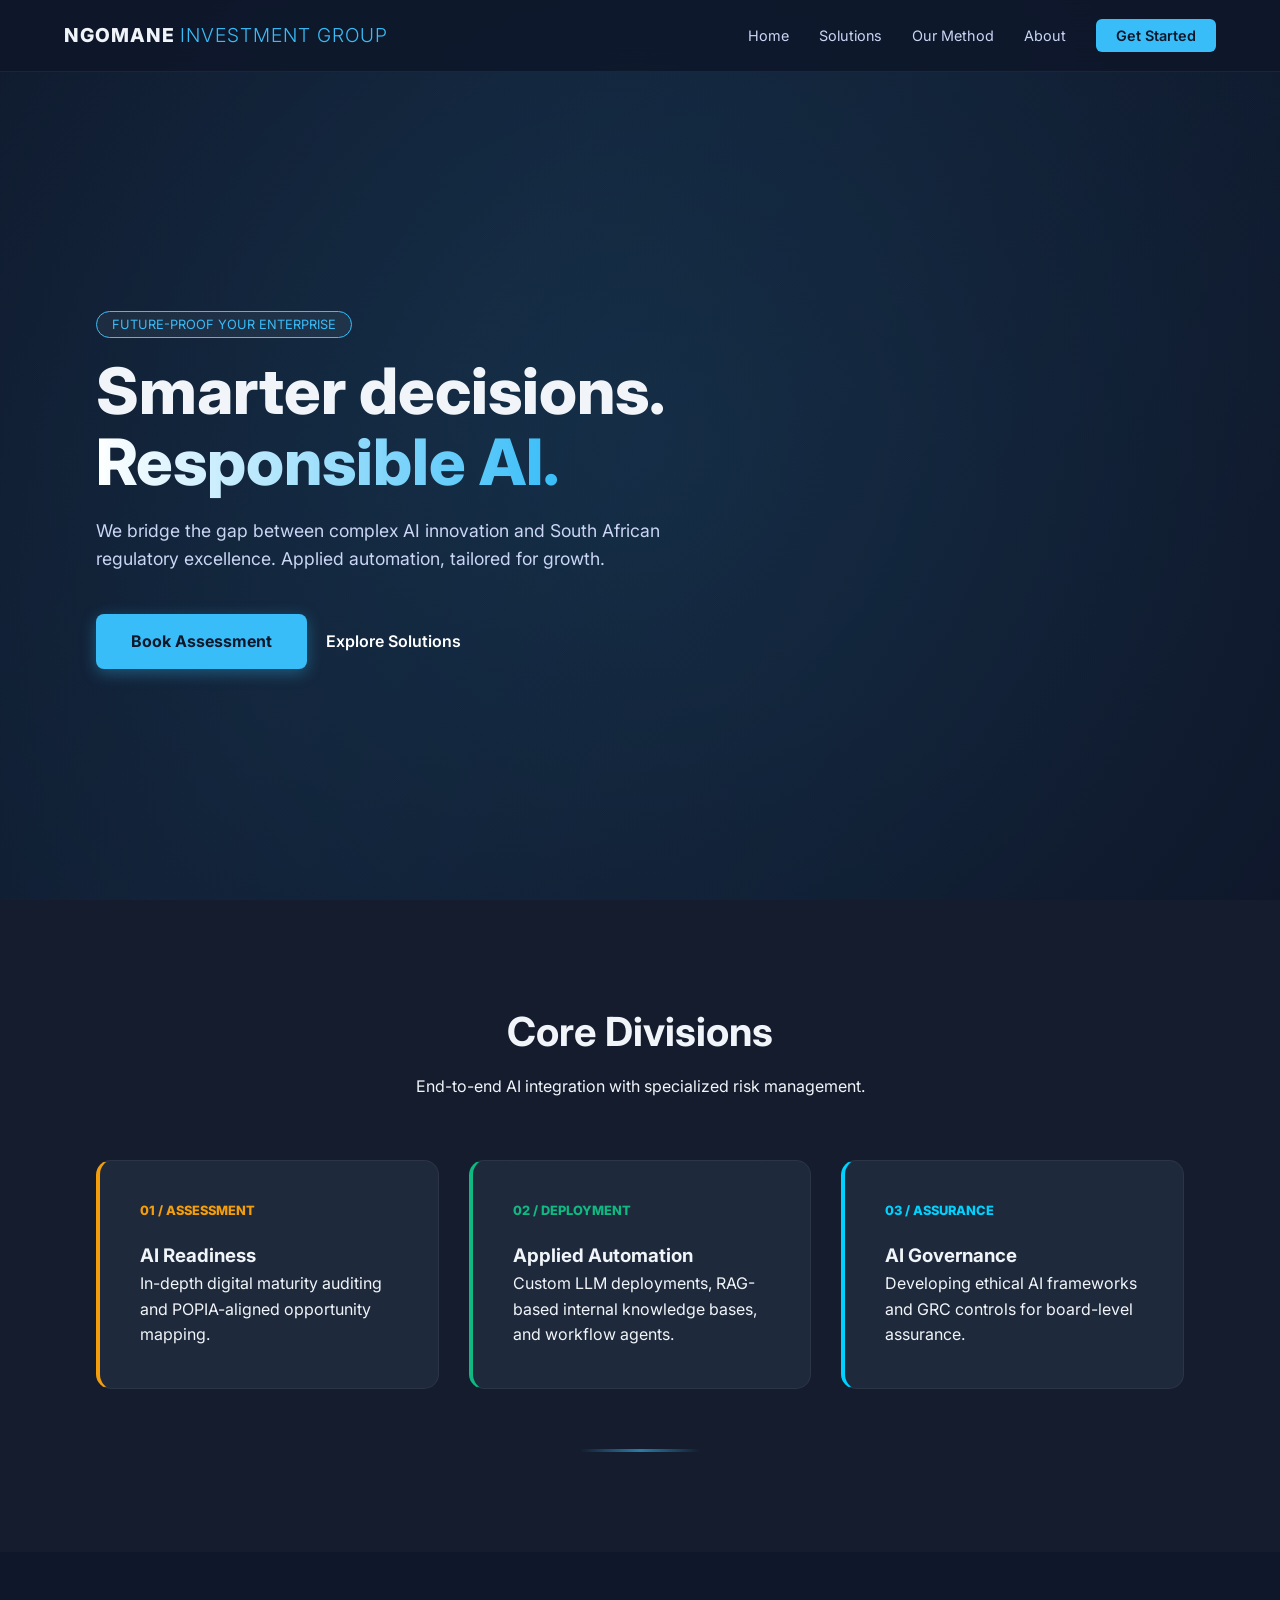
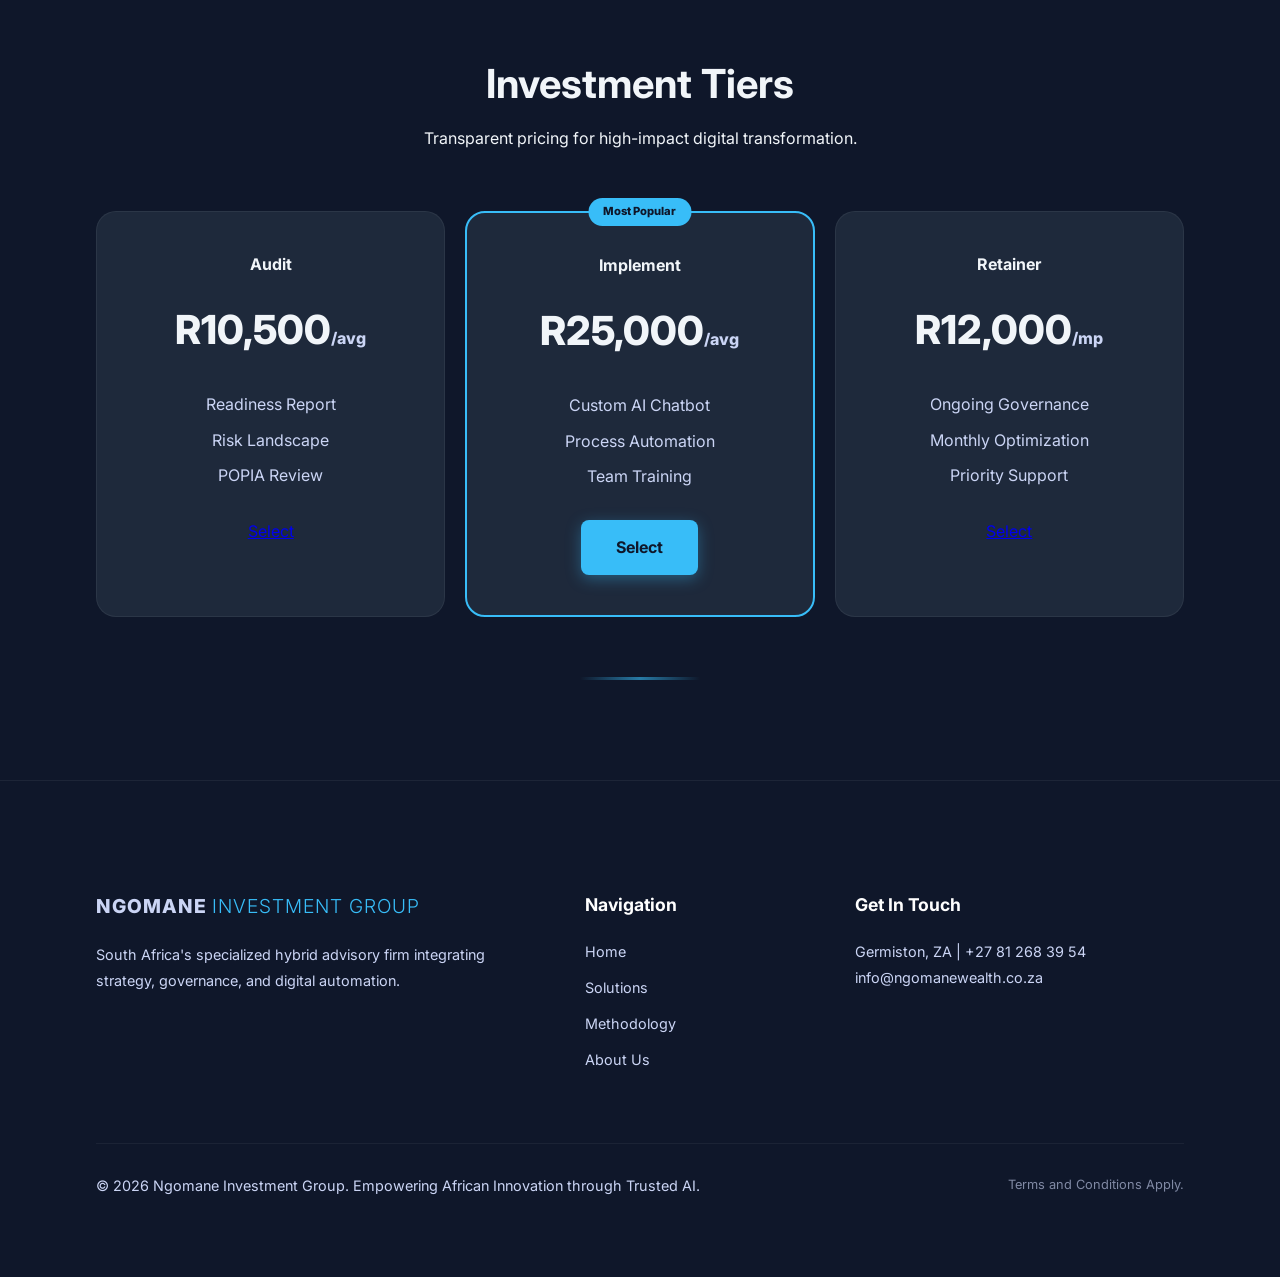
<file: index.html>
<!DOCTYPE html>
<html lang="en">
<head>
    <meta charset="UTF-8">
    <meta name="viewport" content="width=device-width, initial-scale=1.0">
    <title>Ngomane Investment Group | Enterprise AI & GRC Advisory</title>
    
    <!-- SEO Meta Optimization -->
    <meta name="description" content="South Africa's leading AI advisory for SMEs. Specialized in AI Readiness, Applied Automation, and POPIA-aligned Governance (GRC).">
    <meta name="keywords" content="AI Business Strategy South Africa, POPIA AI Compliance, Enterprise Automation, AI Risk Management, Ngomane Investment Group">
    <meta name="author" content="Ngomane Investment Group">

    <link rel="stylesheet" href="style.css">
    <link rel="preconnect" href="https://fonts.googleapis.com">
    <link href="https://fonts.googleapis.com/css2?family=Inter:wght@300;400;600;800&display=swap" rel="stylesheet">

    <style>
        /* --- CORE STYLE FIXES --- */
        :root {
            --color-readiness: #f59e0b;
            --color-automation: #10b981;
            --color-governance: #00d2ff;
        }

        /* Reveal Animation State */
        .reveal {
            opacity: 0;
            transform: translateY(30px);
            transition: all 0.8s cubic-bezier(0.16, 1, 0.3, 1);
        }
        .reveal.active {
            opacity: 1;
            transform: translateY(0);
        }

        /* Navigation Fixes */
        .glass-nav {
            transition: all 0.3s ease;
        }
        .glass-nav.scrolled {
            padding: 12px 5%;
            background: rgba(10, 14, 20, 0.98);
            backdrop-filter: blur(20px);
            box-shadow: 0 10px 30px rgba(0,0,0,0.5);
        }

        .menu-toggle {
            display: none;
            flex-direction: column;
            gap: 6px;
            background: none;
            border: none;
            cursor: pointer;
            padding: 5px;
            z-index: 1001;
        }
        .menu-toggle span {
            width: 25px; height: 2px;
            background: white;
            transition: 0.3s ease;
            display: block;
        }

        /* Division Colors & Effects */
        .service-card {
            position: relative;
            overflow: hidden;
            border-left: 4px solid rgba(255,255,255,0.05);
            transition: all 0.4s ease;
        }
        .card-readiness { border-left-color: var(--color-readiness) !important; }
        .card-automation { border-left-color: var(--color-automation) !important; }
        .card-governance { border-left-color: var(--color-governance) !important; }

        .card-readiness .icon-box { color: var(--color-readiness); opacity: 1; }
        .card-automation .icon-box { color: var(--color-automation); opacity: 1; }
        .card-governance .icon-box { color: var(--color-governance); opacity: 1; }

        .spotlight {
            position: absolute;
            top: 0; left: 0;
            width: 100%; height: 100%;
            background: radial-gradient(600px circle at var(--x) var(--y), rgba(255,255,255,0.06), transparent 40%);
            pointer-events: none;
        }

        /* Footer Layout */
        .footer-grid {
            display: grid;
            grid-template-columns: 2fr 1fr 1.5fr;
            gap: 50px;
            padding: 60px 0;
            text-align: left;
        }
        .footer-col h4 { color: white; margin-bottom: 20px; font-size: 1.1rem; }
        .footer-col p, .footer-col ul { font-size: 0.9rem; color: var(--text-dim); line-height: 1.8; list-style: none; }
        .footer-col ul li { margin-bottom: 10px; }
        .footer-col a { color: var(--text-dim); text-decoration: none; transition: 0.3s; }
        .footer-col a:hover { color: var(--accent); }

        .footer-bottom {
            border-top: 1px solid rgba(255,255,255,0.05);
            padding: 30px 0;
            display: flex;
            justify-content: space-between;
            align-items: center;
            flex-wrap: wrap;
        }
        .terms-text { font-size: 0.8rem; opacity: 0.6; }

        /* Responsive Navigation */
        @media (max-width: 768px) {
            .menu-toggle { display: flex; }
            .nav-links {
                position: fixed;
                top: 0; right: -100%;
                height: 100vh; width: 80%;
                background: #0d121a;
                flex-direction: column;
                justify-content: center;
                align-items: center;
                transition: 0.4s cubic-bezier(0.4, 0, 0.2, 1);
                box-shadow: -10px 0 30px rgba(0,0,0,0.5);
                z-index: 1000;
            }
            .nav-links.active { right: 0; }
            .nav-links li { margin: 15px 0; }
            .footer-grid { grid-template-columns: 1fr; gap: 40px; }
            .footer-bottom { flex-direction: column; text-align: center; gap: 15px; }
        }
    </style>
</head>
<body>
    <header>
        <nav class="glass-nav" id="mainNav">
            <div class="logo">NGOMANE <span>INVESTMENT GROUP</span></div>
            <ul class="nav-links" id="navLinks">
                <li><a href="#home" class="nav-item">Home</a></li>
                <li><a href="#services" class="nav-item">Solutions</a></li>
                <li><a href="method.html" class="nav-item">Our Method</a></li>
                <li><a href="about.html" class="nav-item">About</a></li>
                <li><a href="contact.html" class="nav-cta">Get Started</a></li>
            </ul>
            <button class="menu-toggle" id="menuToggle" aria-label="Open Navigation">
                <span></span><span></span><span></span>
            </button>
        </nav>
    </header>

    <main>
        <!-- Home / Hero -->
        <section id="home" class="hero-section">
            <div class="hero-overlay"></div>
            <div class="container hero-container reveal">
                <span class="badge">Future-Proof Your Enterprise</span>
                <h1>Smarter decisions. <br><span class="gradient-text">Responsible AI.</span></h1>
                <p>We bridge the gap between complex AI innovation and South African regulatory excellence. Applied automation, tailored for growth.</p>
                <div class="hero-btns">
                    <a href="contact.html" class="btn-primary">Book Assessment</a>
                    <a href="#services" class="btn-secondary">Explore Solutions</a>
                </div>
            </div>
        </section>

        <!-- Core Divisions Section -->
        <section id="services" class="section">
            <div class="container">
                <div class="section-header reveal">
                    <h2>Core Divisions</h2>
                    <p>End-to-end AI integration with specialized risk management.</p>
                </div>
                
                <div class="service-grid">
                    <a href="ai-readiness.html" class="service-link reveal" style="text-decoration: none; color: inherit;">
                        <div class="service-card card-readiness">
                            <div class="spotlight"></div>
                            <div class="icon-box">01 / ASSESSMENT</div>
                            <h3>AI Readiness</h3>
                            <p>In-depth digital maturity auditing and POPIA-aligned opportunity mapping.</p>
                        </div>
                    </a>

                    <a href="applied-automation.html" class="service-link reveal" style="text-decoration: none; color: inherit;">
                        <div class="service-card card-automation">
                            <div class="spotlight"></div>
                            <div class="icon-box">02 / DEPLOYMENT</div>
                            <h3>Applied Automation</h3>
                            <p>Custom LLM deployments, RAG-based internal knowledge bases, and workflow agents.</p>
                        </div>
                    </a>

                    <a href="ai-governance.html" class="service-link reveal" style="text-decoration: none; color: inherit;">
                        <div class="service-card card-governance">
                            <div class="spotlight"></div>
                            <div class="icon-box">03 / ASSURANCE</div>
                            <h3>AI Governance</h3>
                            <p>Developing ethical AI frameworks and GRC controls for board-level assurance.</p>
                        </div>
                    </a>
                </div>
            </div>
        </section>

        <!-- Pricing Section -->
        <section id="pricing" class="section alt-bg">
            <div class="container">
                <div class="section-header reveal">
                    <h2>Investment Tiers</h2>
                    <p>Transparent pricing for high-impact digital transformation.</p>
                </div>
                <div class="price-grid">
                    <div class="price-card reveal">
                        <h4>Audit</h4>
                        <div class="price">R10,500<span>/avg</span></div>
                        <ul>
                            <li>Readiness Report</li>
                            <li>Risk Landscape</li>
                            <li>POPIA Review</li>
                        </ul>
                        <a href="contact.html" class="btn-outline">Select</a>
                    </div>
                    
                    <div class="price-card featured reveal">
                        <div class="pop-tag">Most Popular</div>
                        <h4>Implement</h4>
                        <div class="price">R25,000<span>/avg</span></div>
                        <ul>
                            <li>Custom AI Chatbot</li>
                            <li>Process Automation</li>
                            <li>Team Training</li>
                        </ul>
                        <a href="contact.html" class="btn-primary">Select</a>
                    </div>
                    
                    <div class="price-card reveal">
                        <h4>Retainer</h4>
                        <div class="price">R12,000<span>/mp</span></div>
                        <ul>
                            <li>Ongoing Governance</li>
                            <li>Monthly Optimization</li>
                            <li>Priority Support</li>
                        </ul>
                        <a href="contact.html" class="btn-outline">Select</a>
                    </div>
                </div>
            </div>
        </section>
    </main>

    <!-- Footer -->
    <footer>
        <div class="container">
            <div class="footer-grid">
                <div class="footer-col reveal">
                    <div class="logo" style="margin-bottom: 20px;">NGOMANE <span>INVESTMENT GROUP</span></div>
                    <p>South Africa's specialized hybrid advisory firm integrating strategy, governance, and digital automation.</p>
                </div>
                <div class="footer-col reveal">
                    <h4>Navigation</h4>
                    <ul>
                        <li><a href="#home">Home</a></li>
                        <li><a href="#services">Solutions</a></li>
                        <li><a href="method.html">Methodology</a></li>
                        <li><a href="about.html">About Us</a></li>
                    </ul>
                </div>
                <div class="footer-col reveal">
                    <h4>Get In Touch</h4>
                    <p>Germiston, ZA | +27 81 268 39 54<br>info@ngomanewealth.co.za</p>
                </div>
            </div>
            <div class="footer-bottom reveal">
                <p>&copy; 2026 Ngomane Investment Group. Empowering African Innovation through Trusted AI.</p>
                <p class="terms-text">Terms and Conditions Apply.</p>
            </div>
        </div>
    </footer>

    <!-- LOGIC FIXES -->
    <script>
        document.addEventListener('DOMContentLoaded', () => {
            const menuToggle = document.getElementById('menuToggle');
            const navLinks = document.getElementById('navLinks');
            const spans = menuToggle.querySelectorAll('span');

            // 1. Mobile Menu Logic with Span Animation
            menuToggle.addEventListener('click', (e) => {
                e.stopPropagation();
                navLinks.classList.toggle('active');
                
                if(navLinks.classList.contains('active')) {
                    spans[0].style.transform = 'rotate(45deg) translate(6px, 6px)';
                    spans[1].style.opacity = '0';
                    spans[2].style.transform = 'rotate(-45deg) translate(5px, -5px)';
                } else {
                    spans.forEach(s => s.style.transform = 'none');
                    spans[1].style.opacity = '1';
                }
            });

            // Close menu when clicking outside
            document.addEventListener('click', () => {
                navLinks.classList.remove('active');
                spans.forEach(s => s.style.transform = 'none');
                spans[1].style.opacity = '1';
            });

            // 2. Spotlight Movement Fix
            const cards = document.querySelectorAll('.service-card');
            cards.forEach(card => {
                card.addEventListener('mousemove', e => {
                    const rect = card.getBoundingClientRect();
                    card.style.setProperty('--x', `${e.clientX - rect.left}px`);
                    card.style.setProperty('--y', `${e.clientY - rect.top}px`);
                });
            });

            // 3. Robust Smooth Scroll Fix (Prevents Crashing)
            document.querySelectorAll('a[href^="#"]').forEach(anchor => {
                anchor.addEventListener('click', function (e) {
                    const targetId = this.getAttribute('href');
                    if(targetId === '#') return;

                    const targetElement = document.querySelector(targetId);
                    if (targetElement) {
                        e.preventDefault();
                        const offset = 80;
                        const bodyRect = document.body.getBoundingClientRect().top;
                        const elementRect = targetElement.getBoundingClientRect().top;
                        const elementPosition = elementRect - bodyRect;
                        const offsetPosition = elementPosition - offset;

                        window.scrollTo({
                            top: offsetPosition,
                            behavior: 'smooth'
                        });
                    }
                });
            });

            // 4. Scroll Reveal
            const revealObserver = new IntersectionObserver((entries) => {
                entries.forEach(entry => {
                    if (entry.isIntersecting) entry.target.classList.add('active');
                });
            }, { threshold: 0.1 });

            document.querySelectorAll('.reveal').forEach(el => revealObserver.observe(el));

            // 5. Header Background Scroll
            window.addEventListener('scroll', () => {
                const nav = document.getElementById('mainNav');
                window.scrollY > 50 ? nav.classList.add('scrolled') : nav.classList.remove('scrolled');
            });
        });
    </script>
</body>
</html>
</file>
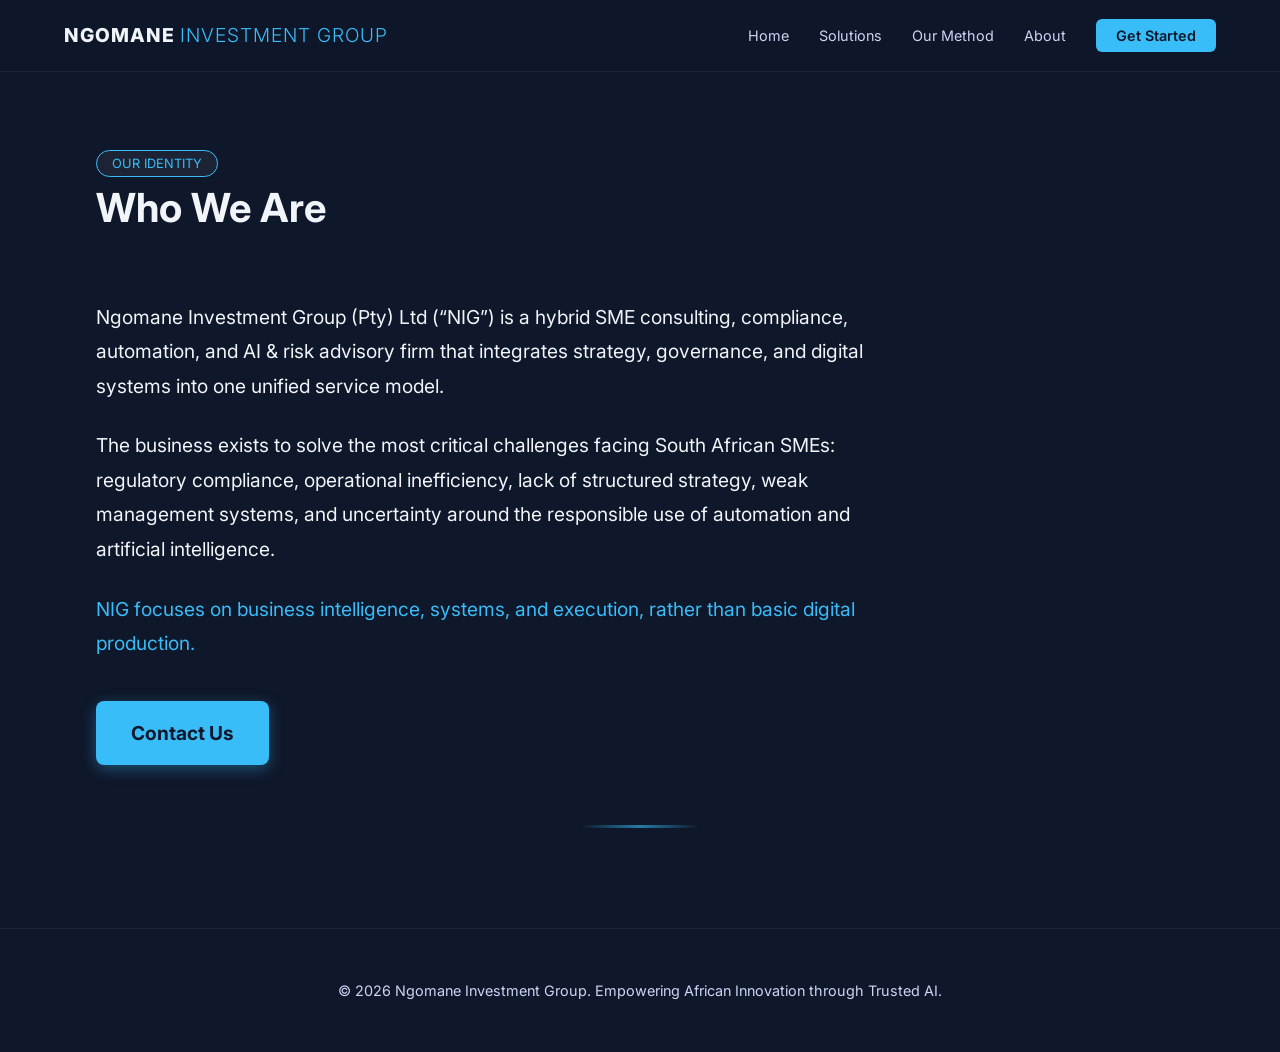
<file: about.html>
<!DOCTYPE html>
<html lang="en">
<head>
    <meta charset="UTF-8">
    <meta name="viewport" content="width=device-width, initial-scale=1.0">
    <title>About Us | Ngomane Investment Group</title>
    <link rel="stylesheet" href="style.css">
    <link rel="preconnect" href="https://fonts.googleapis.com">
    <link href="https://fonts.googleapis.com/css2?family=Inter:wght@300;400;600;800&display=swap" rel="stylesheet">
</head>
<body>
    <header>
        <nav class="glass-nav">
            <div class="logo">NGOMANE <span>INVESTMENT GROUP</span></div>
            <ul class="nav-links">
                <li><a href="index.html#home">Home</a></li>
                <li><a href="index.html#services">Solutions</a></li>
                <li><a href="method.html">Our Method</a></li>
                <li><a href="about.html">About</a></li>
                <li><a href="contact.html" class="nav-cta">Get Started</a></li>
            </ul>
        </nav>
    </header>

    <main>
        <section class="section" style="padding-top: 150px;">
            <div class="container">
                <div class="section-header" style="text-align: left; max-width: 800px;">
                    <span class="badge">Our Identity</span>
                    <h2>Who We Are</h2>
                </div>
                
                <div style="max-width: 800px; font-size: 1.2rem; color: var(--text-main); line-height: 1.8;">
                    <p style="margin-bottom: 25px;">
                        Ngomane Investment Group (Pty) Ltd (“NIG”) is a hybrid SME consulting, compliance, automation, and AI & risk advisory firm that integrates strategy, governance, and digital systems into one unified service model.
                    </p>
                    <p style="margin-bottom: 25px;">
                        The business exists to solve the most critical challenges facing South African SMEs: regulatory compliance, operational inefficiency, lack of structured strategy, weak management systems, and uncertainty around the responsible use of automation and artificial intelligence.
                    </p>
                    <p style="margin-bottom: 40px; color: var(--accent);">
                        NIG focuses on business intelligence, systems, and execution, rather than basic digital production.
                    </p>
                    
                    <a href="contact.html" class="btn-primary">Contact Us</a>
                </div>
            </div>
        </section>
    </main>

    <footer>
        <div class="container">
            <p>&copy; 2026 Ngomane Investment Group. Empowering African Innovation through Trusted AI.</p>
        </div>
    </footer>
</body>
</html>
</file>
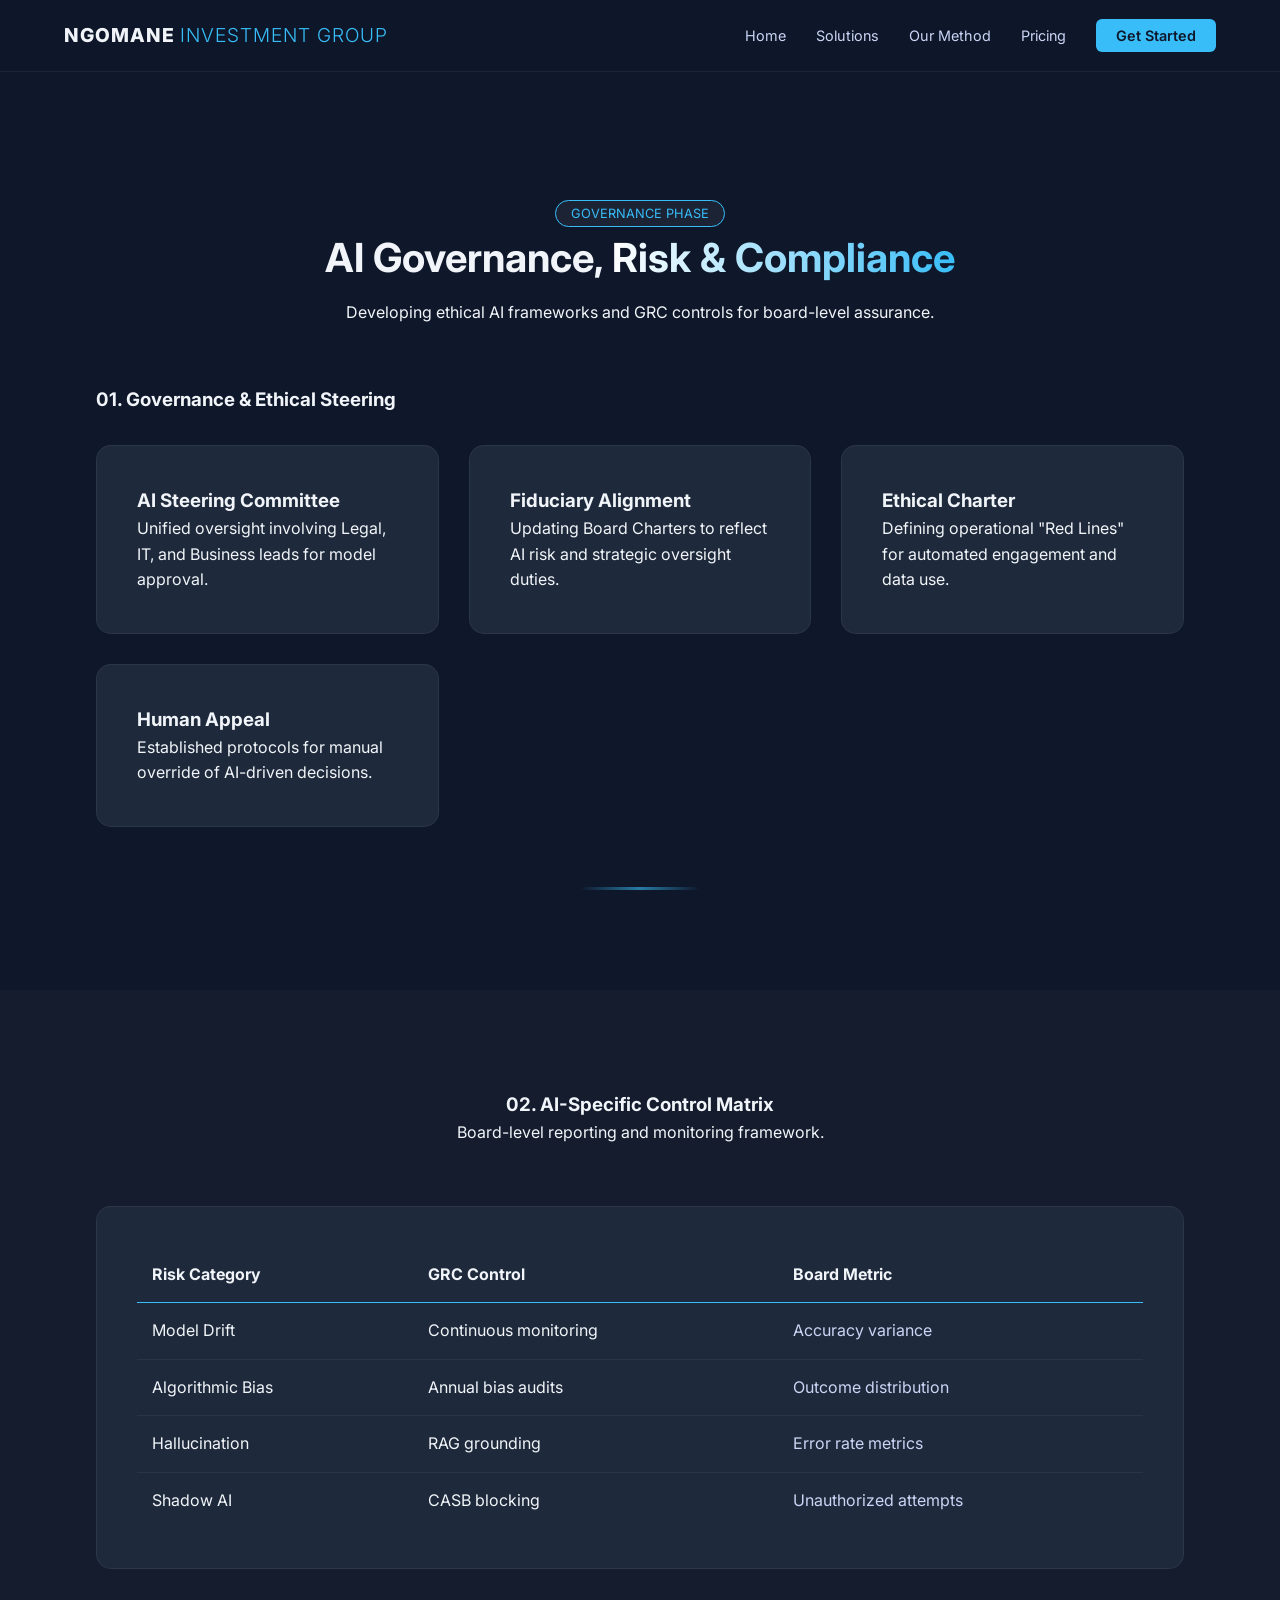
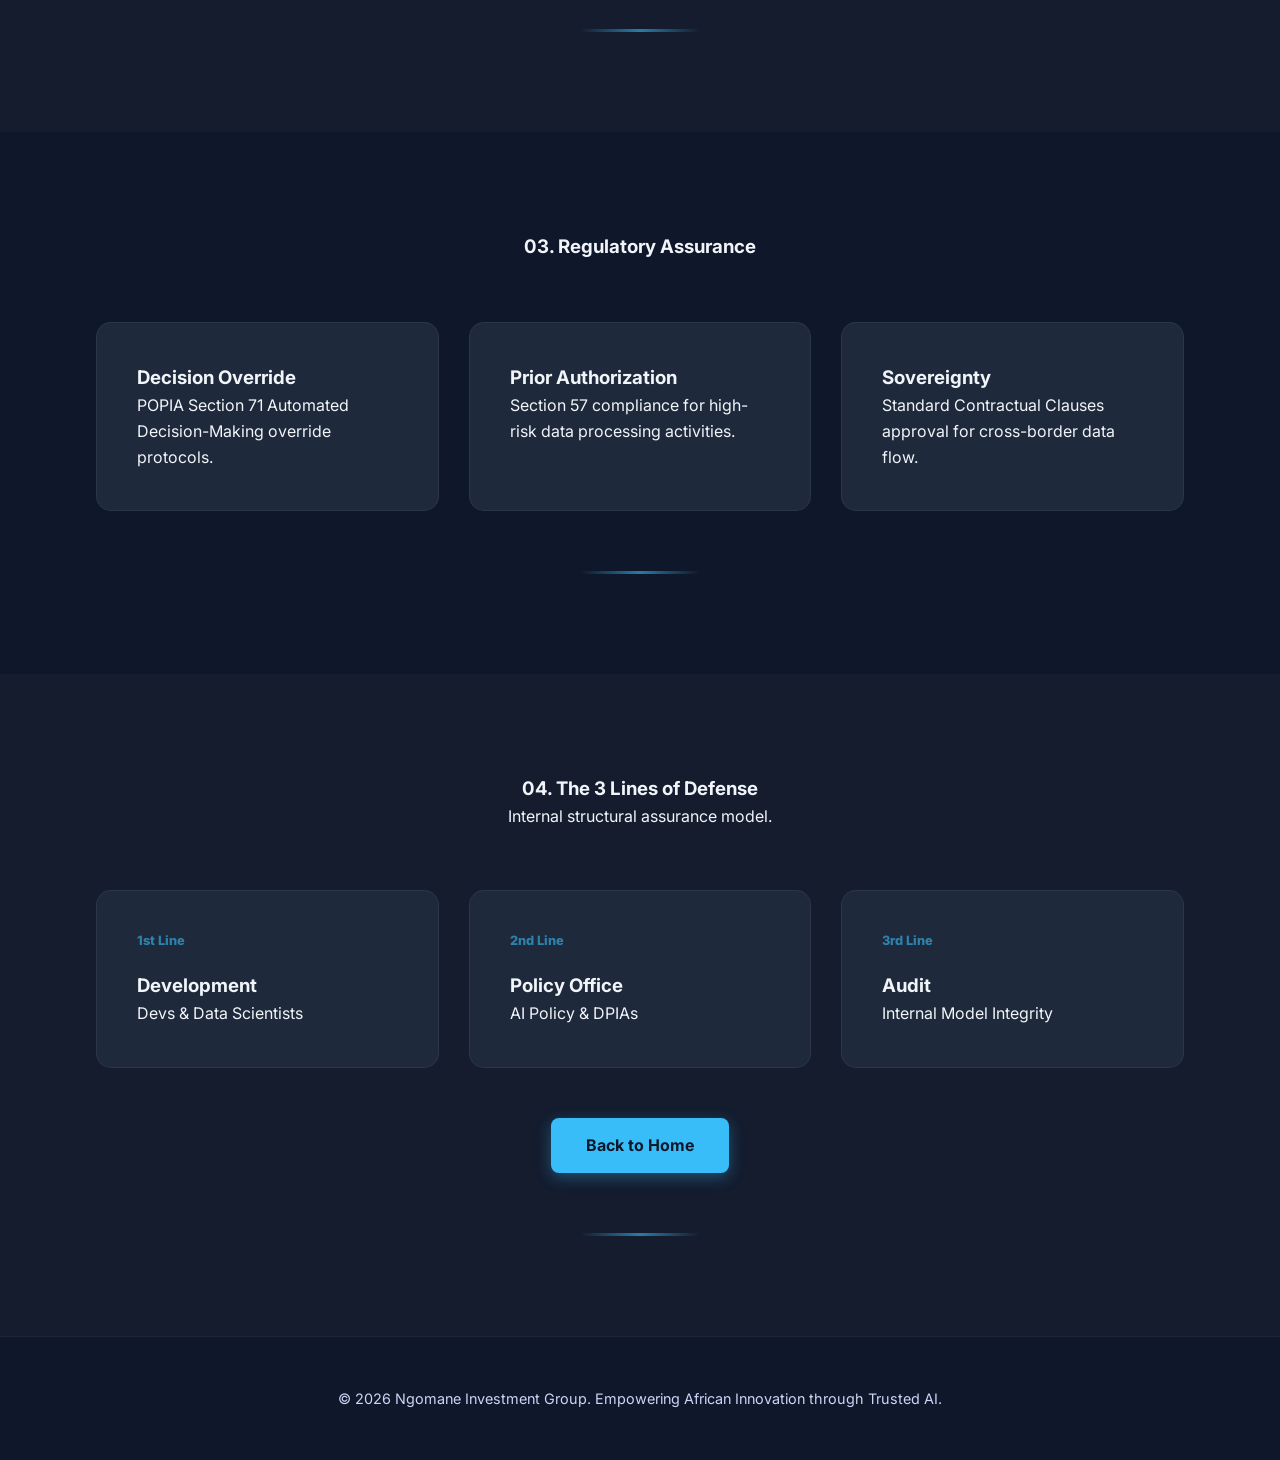
<file: ai-governance.html>
<!DOCTYPE html>
<html lang="en">
<head>
    <meta charset="UTF-8">
    <meta name="viewport" content="width=device-width, initial-scale=1.0">
    <title>AI Governance & GRC | Ngomane Investment Group</title>
    <link rel="stylesheet" href="style.css">
    <link rel="preconnect" href="https://fonts.googleapis.com">
    <link href="https://fonts.googleapis.com/css2?family=Inter:wght@300;400;600;800&display=swap" rel="stylesheet">
</head>
<body>
    <header>
        <nav class="glass-nav">
            <div class="logo">NGOMANE <span>INVESTMENT GROUP</span></div>
            <ul class="nav-links">
                <li><a href="index.html#home">Home</a></li>
                <li><a href="index.html#services">Solutions</a></li>
                <li><a href="index.html#process">Our Method</a></li>
                <li><a href="index.html#pricing">Pricing</a></li>
                <li><a href="index.html#contact" class="nav-cta">Get Started</a></li>
            </ul>
        </nav>
    </header>

    <main style="padding-top: 100px;">
        <section class="section">
            <div class="container">
                <div class="section-header">
                    <span class="badge">Governance Phase</span>
                    <h2>AI Governance, <span class="gradient-text">Risk & Compliance</span></h2>
                    <p>Developing ethical AI frameworks and GRC controls for board-level assurance.</p>
                </div>

                <div class="section-header" style="text-align: left; margin-bottom: 30px;">
                    <h3>01. Governance & Ethical Steering</h3>
                </div>
                <div class="service-grid">
                    <div class="service-card">
                        <h3>AI Steering Committee</h3>
                        <p>Unified oversight involving Legal, IT, and Business leads for model approval.</p>
                    </div>
                    <div class="service-card">
                        <h3>Fiduciary Alignment</h3>
                        <p>Updating Board Charters to reflect AI risk and strategic oversight duties.</p>
                    </div>
                    <div class="service-card active">
                        <h3>Ethical Charter</h3>
                        <p>Defining operational "Red Lines" for automated engagement and data use.</p>
                    </div>
                    <div class="service-card">
                        <h3>Human Appeal</h3>
                        <p>Established protocols for manual override of AI-driven decisions.</p>
                    </div>
                </div>
            </div>
        </section>

        <section class="section alt-bg">
            <div class="container">
                <div class="section-header">
                    <h3>02. AI-Specific Control Matrix</h3>
                    <p>Board-level reporting and monitoring framework.</p>
                </div>
                
                <div class="service-card" style="overflow-x: auto;">
                    <table style="width: 100%; border-collapse: collapse; text-align: left; color: var(--text-main);">
                        <thead>
                            <tr style="border-bottom: 1px solid var(--accent);">
                                <th style="padding: 15px;">Risk Category</th>
                                <th style="padding: 15px;">GRC Control</th>
                                <th style="padding: 15px;">Board Metric</th>
                            </tr>
                        </thead>
                        <tbody>
                            <tr style="border-bottom: 1px solid rgba(255,255,255,0.05);">
                                <td style="padding: 15px;">Model Drift</td>
                                <td style="padding: 15px;">Continuous monitoring</td>
                                <td style="padding: 15px; color: var(--text-dim);">Accuracy variance</td>
                            </tr>
                            <tr style="border-bottom: 1px solid rgba(255,255,255,0.05);">
                                <td style="padding: 15px;">Algorithmic Bias</td>
                                <td style="padding: 15px;">Annual bias audits</td>
                                <td style="padding: 15px; color: var(--text-dim);">Outcome distribution</td>
                            </tr>
                            <tr style="border-bottom: 1px solid rgba(255,255,255,0.05);">
                                <td style="padding: 15px;">Hallucination</td>
                                <td style="padding: 15px;">RAG grounding</td>
                                <td style="padding: 15px; color: var(--text-dim);">Error rate metrics</td>
                            </tr>
                            <tr>
                                <td style="padding: 15px;">Shadow AI</td>
                                <td style="padding: 15px;">CASB blocking</td>
                                <td style="padding: 15px; color: var(--text-dim);">Unauthorized attempts</td>
                            </tr>
                        </tbody>
                    </table>
                </div>
            </div>
        </section>

        <section class="section">
            <div class="container">
                <div class="section-header">
                    <h3>03. Regulatory Assurance</h3>
                </div>
                <div class="service-grid">
                    <div class="service-card">
                        <h3>Decision Override</h3>
                        <p>POPIA Section 71 Automated Decision-Making override protocols.</p>
                    </div>
                    <div class="service-card">
                        <h3>Prior Authorization</h3>
                        <p>Section 57 compliance for high-risk data processing activities.</p>
                    </div>
                    <div class="service-card">
                        <h3>Sovereignty</h3>
                        <p>Standard Contractual Clauses approval for cross-border data flow.</p>
                    </div>
                </div>
            </div>
        </section>

        <section class="section alt-bg">
            <div class="container">
                <div class="section-header">
                    <h3>04. The 3 Lines of Defense</h3>
                    <p>Internal structural assurance model.</p>
                </div>
                <div class="service-grid">
                    <div class="service-card">
                        <div class="icon-box">1st Line</div>
                        <h3>Development</h3>
                        <p>Devs & Data Scientists</p>
                    </div>
                    <div class="service-card">
                        <div class="icon-box">2nd Line</div>
                        <h3>Policy Office</h3>
                        <p>AI Policy & DPIAs</p>
                    </div>
                    <div class="service-card">
                        <div class="icon-box">3rd Line</div>
                        <h3>Audit</h3>
                        <p>Internal Model Integrity</p>
                    </div>
                </div>
                <div style="text-align: center; margin-top: 50px;">
                    <a href="index.html" class="btn-primary">Back to Home</a>
                </div>
            </div>
        </section>
    </main>

    <footer>
        <div class="container footer-content">
            <p>&copy; 2026 Ngomane Investment Group. Empowering African Innovation through Trusted AI.</p>
        </div>
    </footer>
</body>
</html>
</file>
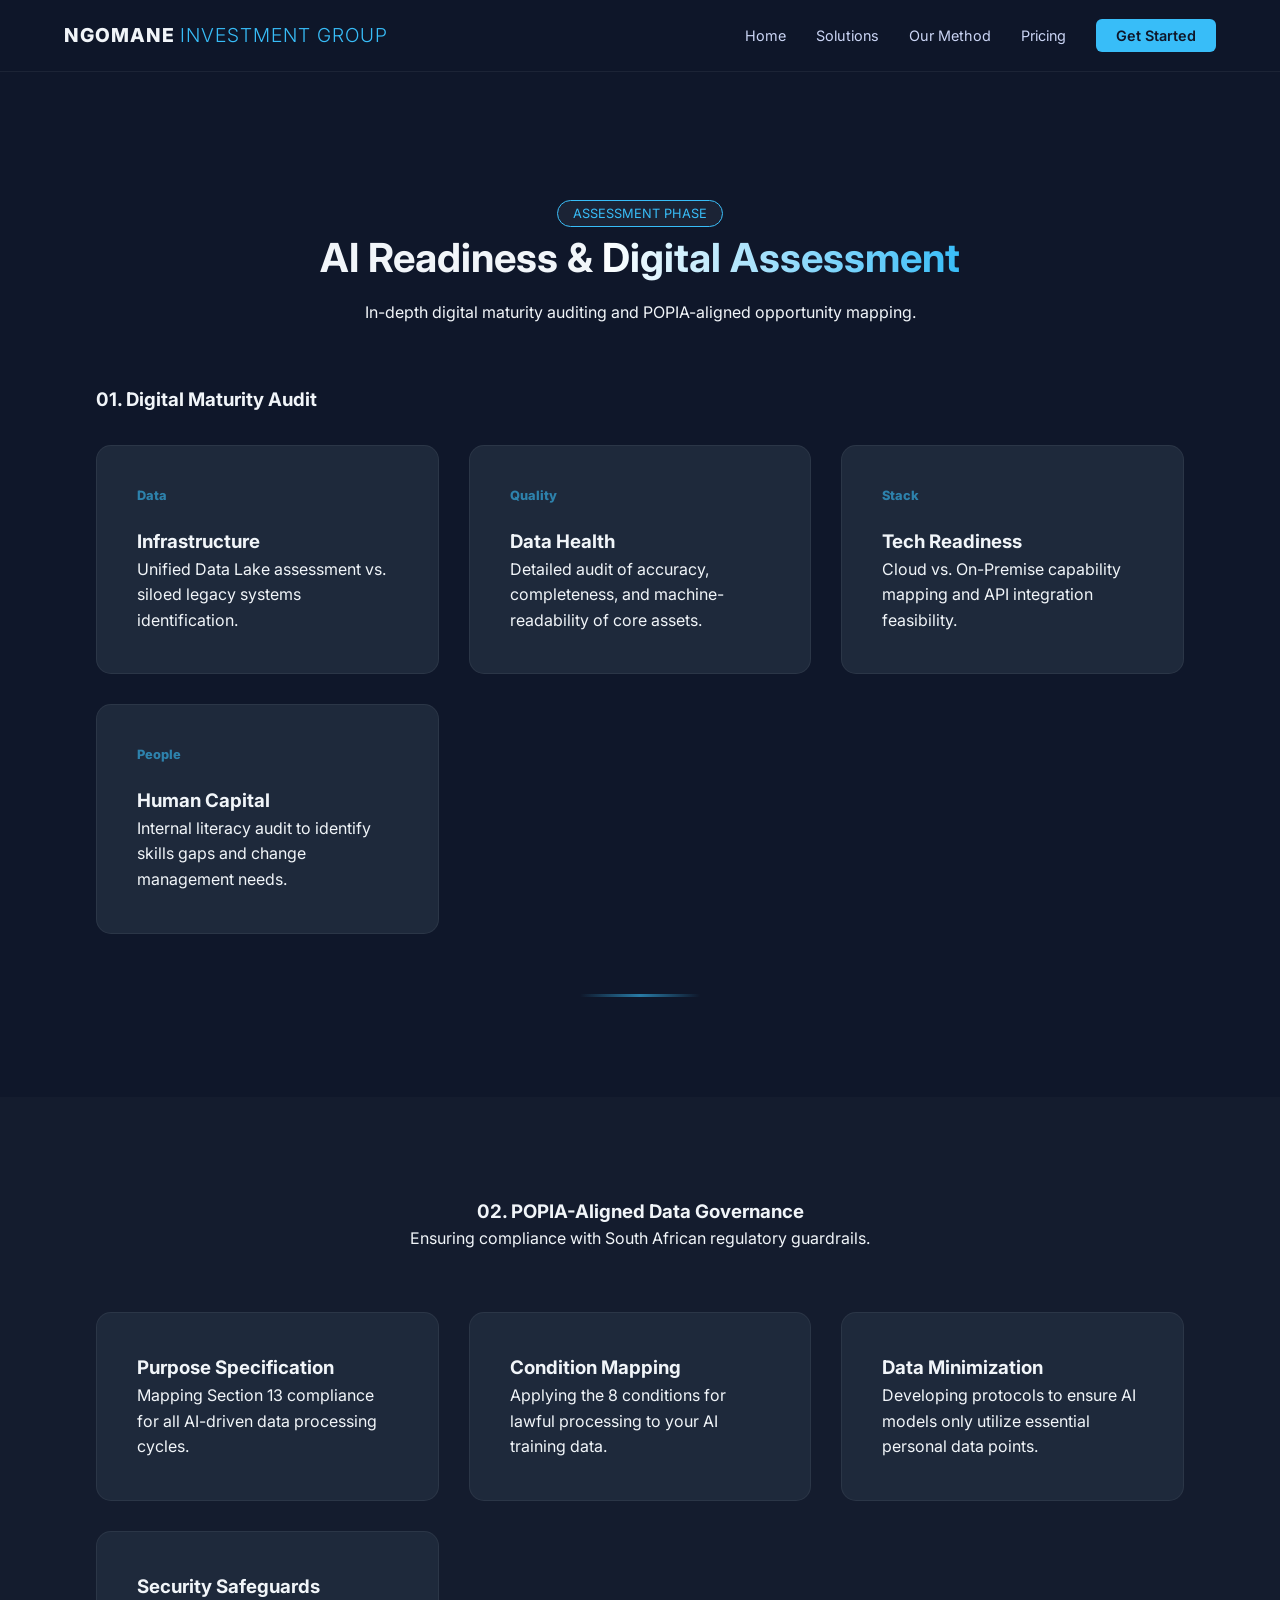
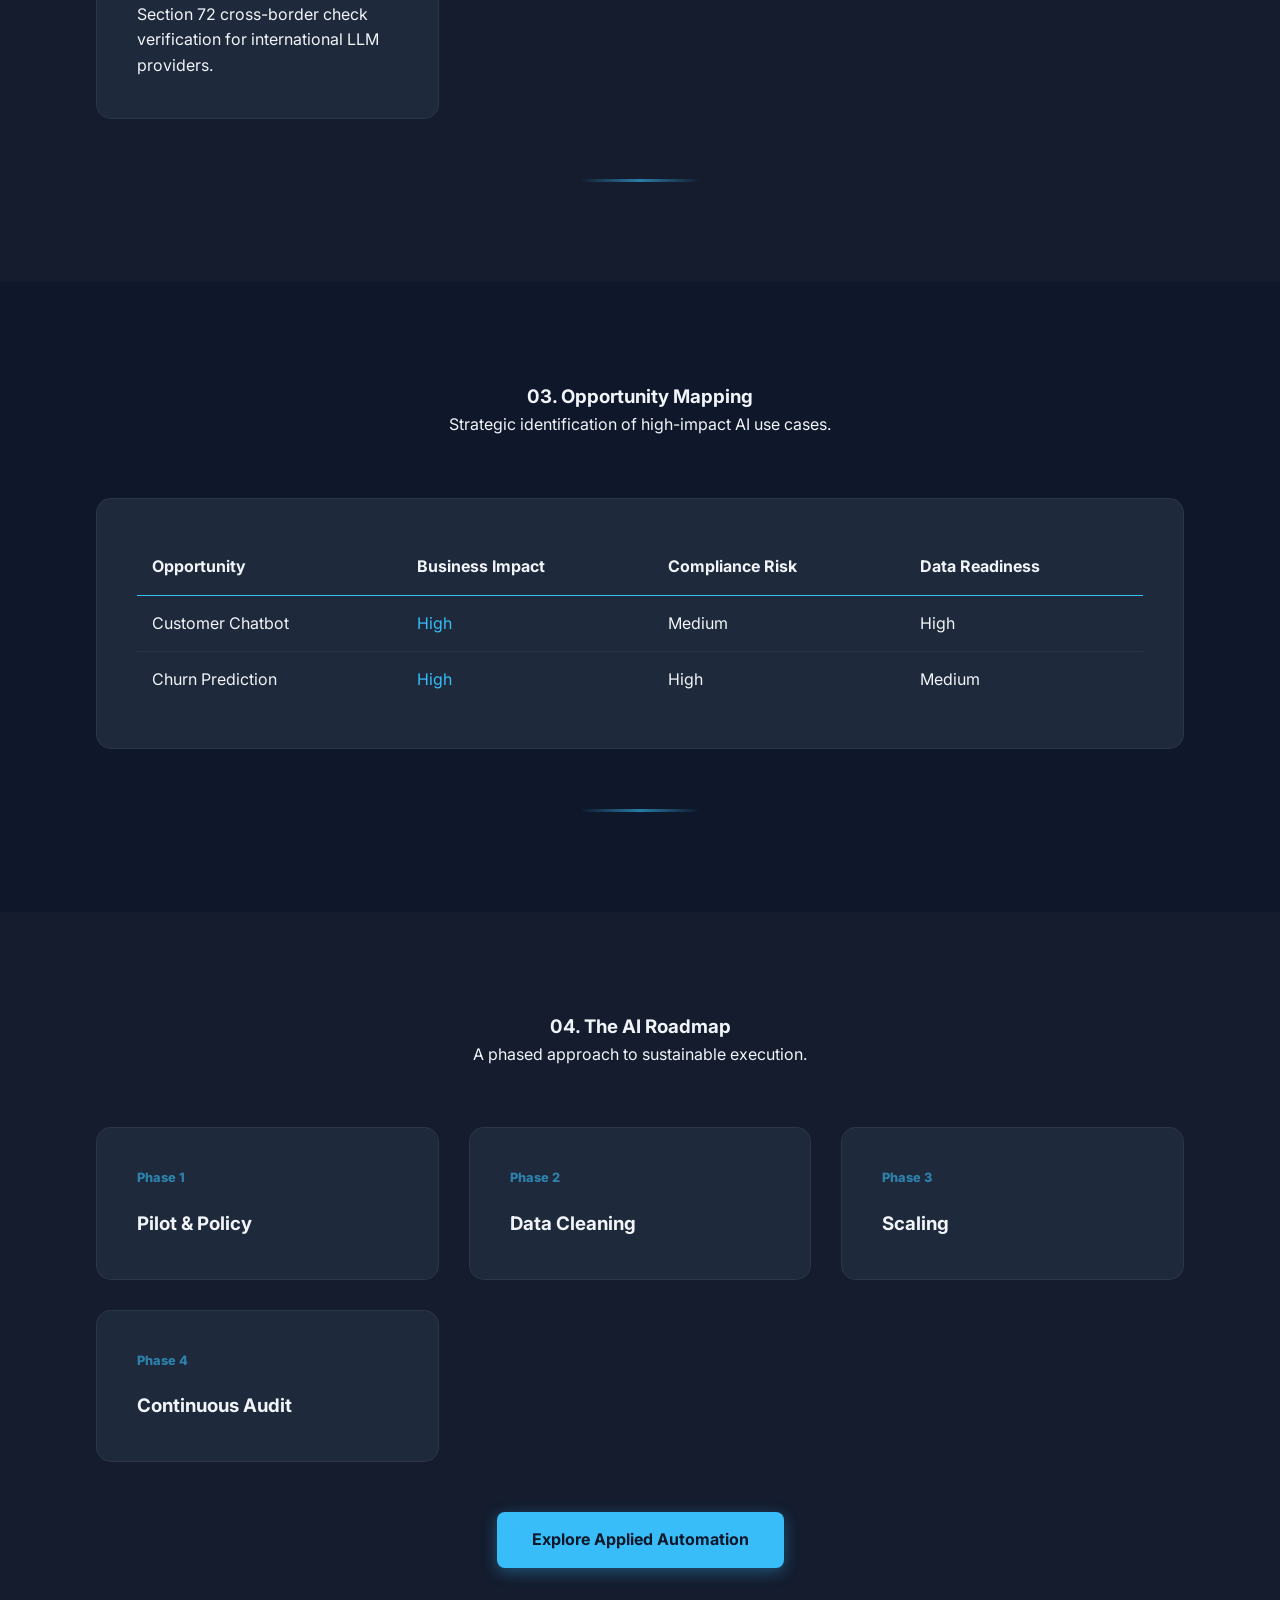
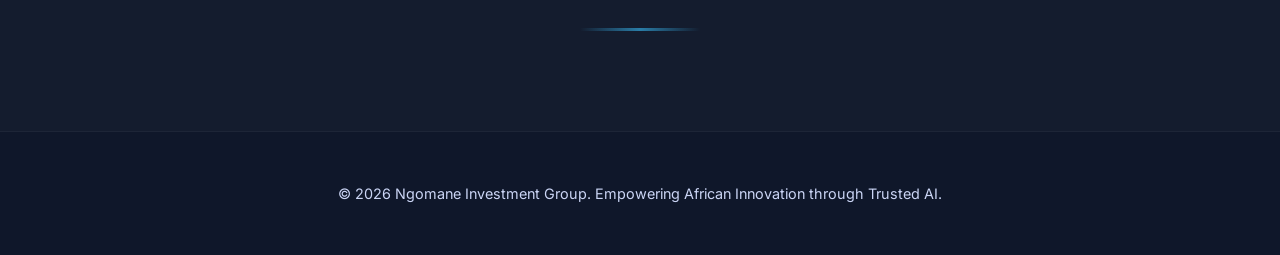
<file: ai-readiness.html>
<!DOCTYPE html>
<html lang="en">
<head>
    <meta charset="UTF-8">
    <meta name="viewport" content="width=device-width, initial-scale=1.0">
    <title>AI Readiness & Assessment | Ngomane Investment Group</title>
    <link rel="stylesheet" href="style.css">
    <link rel="preconnect" href="https://fonts.googleapis.com">
    <link href="https://fonts.googleapis.com/css2?family=Inter:wght@300;400;600;800&display=swap" rel="stylesheet">
</head>
<body>
    <header>
        <nav class="glass-nav">
            <div class="logo">NGOMANE <span>INVESTMENT GROUP</span></div>
            <ul class="nav-links">
                <li><a href="index.html#home">Home</a></li>
                <li><a href="index.html#services">Solutions</a></li>
                <li><a href="index.html#process">Our Method</a></li>
                <li><a href="index.html#pricing">Pricing</a></li>
                <li><a href="index.html#contact" class="nav-cta">Get Started</a></li>
            </ul>
        </nav>
    </header>

    <main style="padding-top: 100px;">
        <section class="section">
            <div class="container">
                <div class="section-header">
                    <span class="badge">Assessment Phase</span>
                    <h2>AI Readiness & <span class="gradient-text">Digital Assessment</span></h2>
                    <p>In-depth digital maturity auditing and POPIA-aligned opportunity mapping.</p>
                </div>

                <div class="section-header" style="text-align: left; margin-bottom: 30px;">
                    <h3>01. Digital Maturity Audit</h3>
                </div>
                <div class="service-grid">
                    <div class="service-card">
                        <div class="icon-box">Data</div>
                        <h3>Infrastructure</h3>
                        <p>Unified Data Lake assessment vs. siloed legacy systems identification.</p>
                    </div>
                    <div class="service-card">
                        <div class="icon-box">Quality</div>
                        <h3>Data Health</h3>
                        <p>Detailed audit of accuracy, completeness, and machine-readability of core assets.</p>
                    </div>
                    <div class="service-card">
                        <div class="icon-box">Stack</div>
                        <h3>Tech Readiness</h3>
                        <p>Cloud vs. On-Premise capability mapping and API integration feasibility.</p>
                    </div>
                    <div class="service-card">
                        <div class="icon-box">People</div>
                        <h3>Human Capital</h3>
                        <p>Internal literacy audit to identify skills gaps and change management needs.</p>
                    </div>
                </div>
            </div>
        </section>

        <section class="section alt-bg">
            <div class="container">
                <div class="section-header">
                    <h3>02. POPIA-Aligned Data Governance</h3>
                    <p>Ensuring compliance with South African regulatory guardrails.</p>
                </div>
                <div class="service-grid">
                    <div class="service-card">
                        <h3>Purpose Specification</h3>
                        <p>Mapping Section 13 compliance for all AI-driven data processing cycles.</p>
                    </div>
                    <div class="service-card">
                        <h3>Condition Mapping</h3>
                        <p>Applying the 8 conditions for lawful processing to your AI training data.</p>
                    </div>
                    <div class="service-card">
                        <h3>Data Minimization</h3>
                        <p>Developing protocols to ensure AI models only utilize essential personal data points.</p>
                    </div>
                    <div class="service-card">
                        <h3>Security Safeguards</h3>
                        <p>Section 72 cross-border check verification for international LLM providers.</p>
                    </div>
                </div>
            </div>
        </section>

        <section class="section">
            <div class="container">
                <div class="section-header">
                    <h3>03. Opportunity Mapping</h3>
                    <p>Strategic identification of high-impact AI use cases.</p>
                </div>
                
                <div class="service-card" style="overflow-x: auto;">
                    <table style="width: 100%; border-collapse: collapse; text-align: left; color: var(--text-main);">
                        <thead>
                            <tr style="border-bottom: 1px solid var(--accent);">
                                <th style="padding: 15px;">Opportunity</th>
                                <th style="padding: 15px;">Business Impact</th>
                                <th style="padding: 15px;">Compliance Risk</th>
                                <th style="padding: 15px;">Data Readiness</th>
                            </tr>
                        </thead>
                        <tbody>
                            <tr style="border-bottom: 1px solid rgba(255,255,255,0.05);">
                                <td style="padding: 15px;">Customer Chatbot</td>
                                <td style="padding: 15px; color: var(--accent);">High</td>
                                <td style="padding: 15px;">Medium</td>
                                <td style="padding: 15px;">High</td>
                            </tr>
                            <tr>
                                <td style="padding: 15px;">Churn Prediction</td>
                                <td style="padding: 15px; color: var(--accent);">High</td>
                                <td style="padding: 15px;">High</td>
                                <td style="padding: 15px;">Medium</td>
                            </tr>
                        </tbody>
                    </table>
                </div>
            </div>
        </section>

        <section class="section alt-bg">
            <div class="container">
                <div class="section-header">
                    <h3>04. The AI Roadmap</h3>
                    <p>A phased approach to sustainable execution.</p>
                </div>
                <div class="service-grid">
                    <div class="service-card">
                        <div class="icon-box">Phase 1</div>
                        <h3>Pilot & Policy</h3>
                    </div>
                    <div class="service-card">
                        <div class="icon-box">Phase 2</div>
                        <h3>Data Cleaning</h3>
                    </div>
                    <div class="service-card">
                        <div class="icon-box">Phase 3</div>
                        <h3>Scaling</h3>
                    </div>
                    <div class="service-card">
                        <div class="icon-box">Phase 4</div>
                        <h3>Continuous Audit</h3>
                    </div>
                </div>
                <div style="text-align: center; margin-top: 50px;">
                    <a href="applied-automation.html" class="btn-primary">Explore Applied Automation</a>
                </div>
            </div>
        </section>
    </main>

    <footer>
        <div class="container footer-content">
            <p>&copy; 2026 Ngomane Investment Group. Empowering African Innovation through Trusted AI.</p>
        </div>
    </footer>
</body>
</html>
</file>
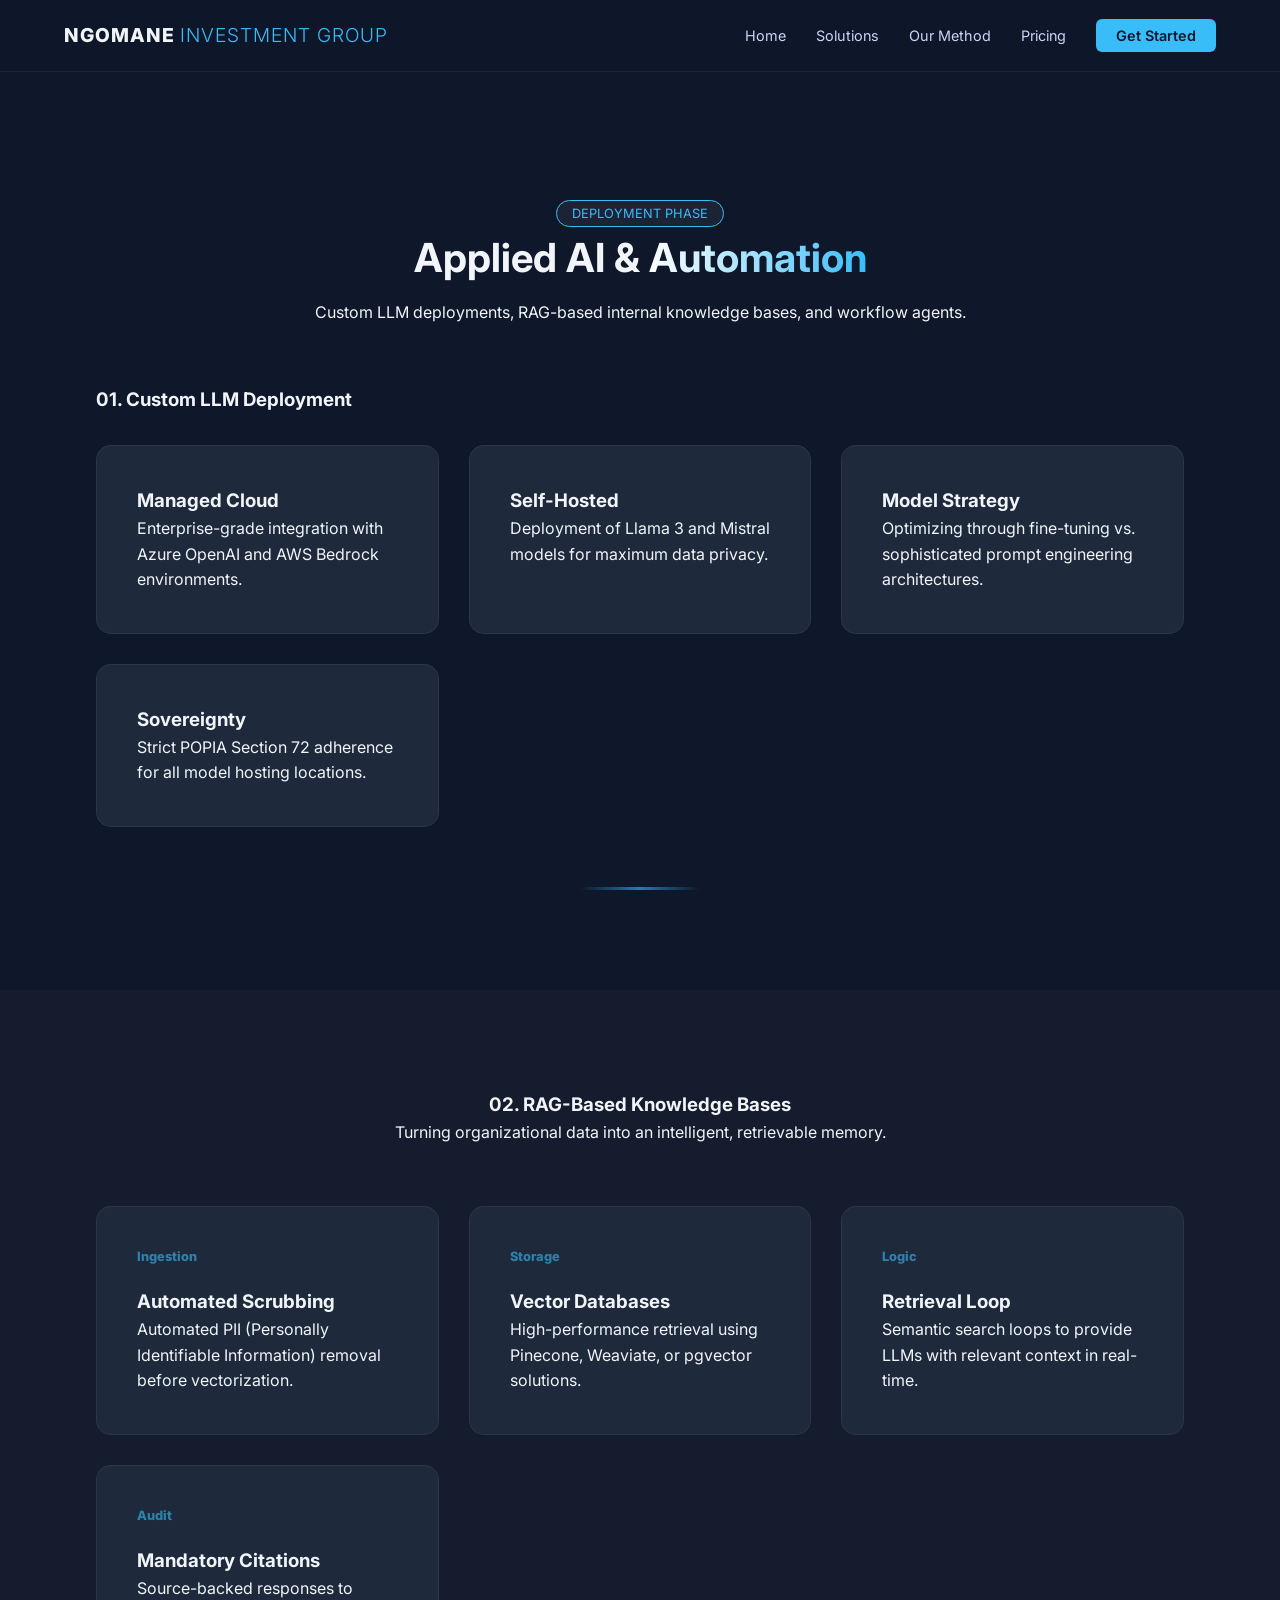
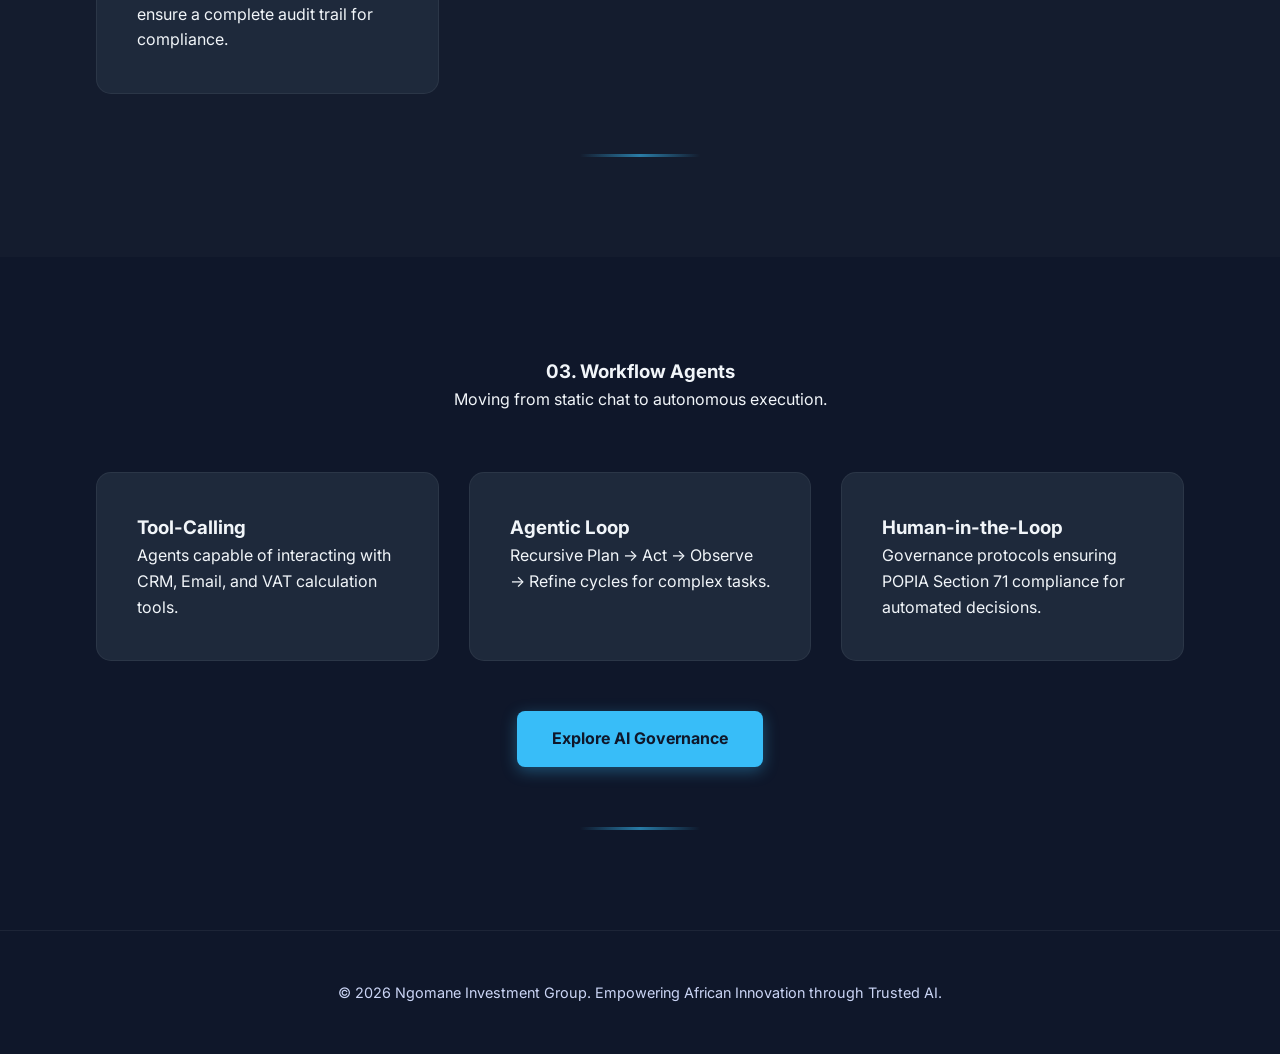
<file: applied-automation.html>
<!DOCTYPE html>
<html lang="en">
<head>
    <meta charset="UTF-8">
    <meta name="viewport" content="width=device-width, initial-scale=1.0">
    <title>Applied AI & Automation | Ngomane Investment Group</title>
    <link rel="stylesheet" href="style.css">
    <link rel="preconnect" href="https://fonts.googleapis.com">
    <link href="https://fonts.googleapis.com/css2?family=Inter:wght@300;400;600;800&display=swap" rel="stylesheet">
</head>
<body>
    <header>
        <nav class="glass-nav">
            <div class="logo">NGOMANE <span>INVESTMENT GROUP</span></div>
            <ul class="nav-links">
                <li><a href="index.html#home">Home</a></li>
                <li><a href="index.html#services">Solutions</a></li>
                <li><a href="index.html#process">Our Method</a></li>
                <li><a href="index.html#pricing">Pricing</a></li>
                <li><a href="index.html#contact" class="nav-cta">Get Started</a></li>
            </ul>
        </nav>
    </header>

    <main style="padding-top: 100px;">
        <section class="section">
            <div class="container">
                <div class="section-header">
                    <span class="badge">Deployment Phase</span>
                    <h2>Applied AI & <span class="gradient-text">Automation</span></h2>
                    <p>Custom LLM deployments, RAG-based internal knowledge bases, and workflow agents.</p>
                </div>

                <div class="section-header" style="text-align: left; margin-bottom: 30px;">
                    <h3>01. Custom LLM Deployment</h3>
                </div>
                <div class="service-grid">
                    <div class="service-card">
                        <h3>Managed Cloud</h3>
                        <p>Enterprise-grade integration with Azure OpenAI and AWS Bedrock environments.</p>
                    </div>
                    <div class="service-card">
                        <h3>Self-Hosted</h3>
                        <p>Deployment of Llama 3 and Mistral models for maximum data privacy.</p>
                    </div>
                    <div class="service-card">
                        <h3>Model Strategy</h3>
                        <p>Optimizing through fine-tuning vs. sophisticated prompt engineering architectures.</p>
                    </div>
                    <div class="service-card active">
                        <h3>Sovereignty</h3>
                        <p>Strict POPIA Section 72 adherence for all model hosting locations.</p>
                    </div>
                </div>
            </div>
        </section>

        <section class="section alt-bg">
            <div class="container">
                <div class="section-header">
                    <h3>02. RAG-Based Knowledge Bases</h3>
                    <p>Turning organizational data into an intelligent, retrievable memory.</p>
                </div>
                <div class="service-grid">
                    <div class="service-card">
                        <div class="icon-box">Ingestion</div>
                        <h3>Automated Scrubbing</h3>
                        <p>Automated PII (Personally Identifiable Information) removal before vectorization.</p>
                    </div>
                    <div class="service-card">
                        <div class="icon-box">Storage</div>
                        <h3>Vector Databases</h3>
                        <p>High-performance retrieval using Pinecone, Weaviate, or pgvector solutions.</p>
                    </div>
                    <div class="service-card">
                        <div class="icon-box">Logic</div>
                        <h3>Retrieval Loop</h3>
                        <p>Semantic search loops to provide LLMs with relevant context in real-time.</p>
                    </div>
                    <div class="service-card">
                        <div class="icon-box">Audit</div>
                        <h3>Mandatory Citations</h3>
                        <p>Source-backed responses to ensure a complete audit trail for compliance.</p>
                    </div>
                </div>
            </div>
        </section>

        <section class="section">
            <div class="container">
                <div class="section-header">
                    <h3>03. Workflow Agents</h3>
                    <p>Moving from static chat to autonomous execution.</p>
                </div>
                <div class="service-grid">
                    <div class="service-card">
                        <h3>Tool-Calling</h3>
                        <p>Agents capable of interacting with CRM, Email, and VAT calculation tools.</p>
                    </div>
                    <div class="service-card active">
                        <h3>Agentic Loop</h3>
                        <p>Recursive Plan → Act → Observe → Refine cycles for complex tasks.</p>
                    </div>
                    <div class="service-card">
                        <h3>Human-in-the-Loop</h3>
                        <p>Governance protocols ensuring POPIA Section 71 compliance for automated decisions.</p>
                    </div>
                </div>
                <div style="text-align: center; margin-top: 50px;">
                    <a href="ai-governance.html" class="btn-primary">Explore AI Governance</a>
                </div>
            </div>
        </section>
    </main>

    <footer>
        <div class="container footer-content">
            <p>&copy; 2026 Ngomane Investment Group. Empowering African Innovation through Trusted AI.</p>
        </div>
    </footer>
</body>
</html>
</file>
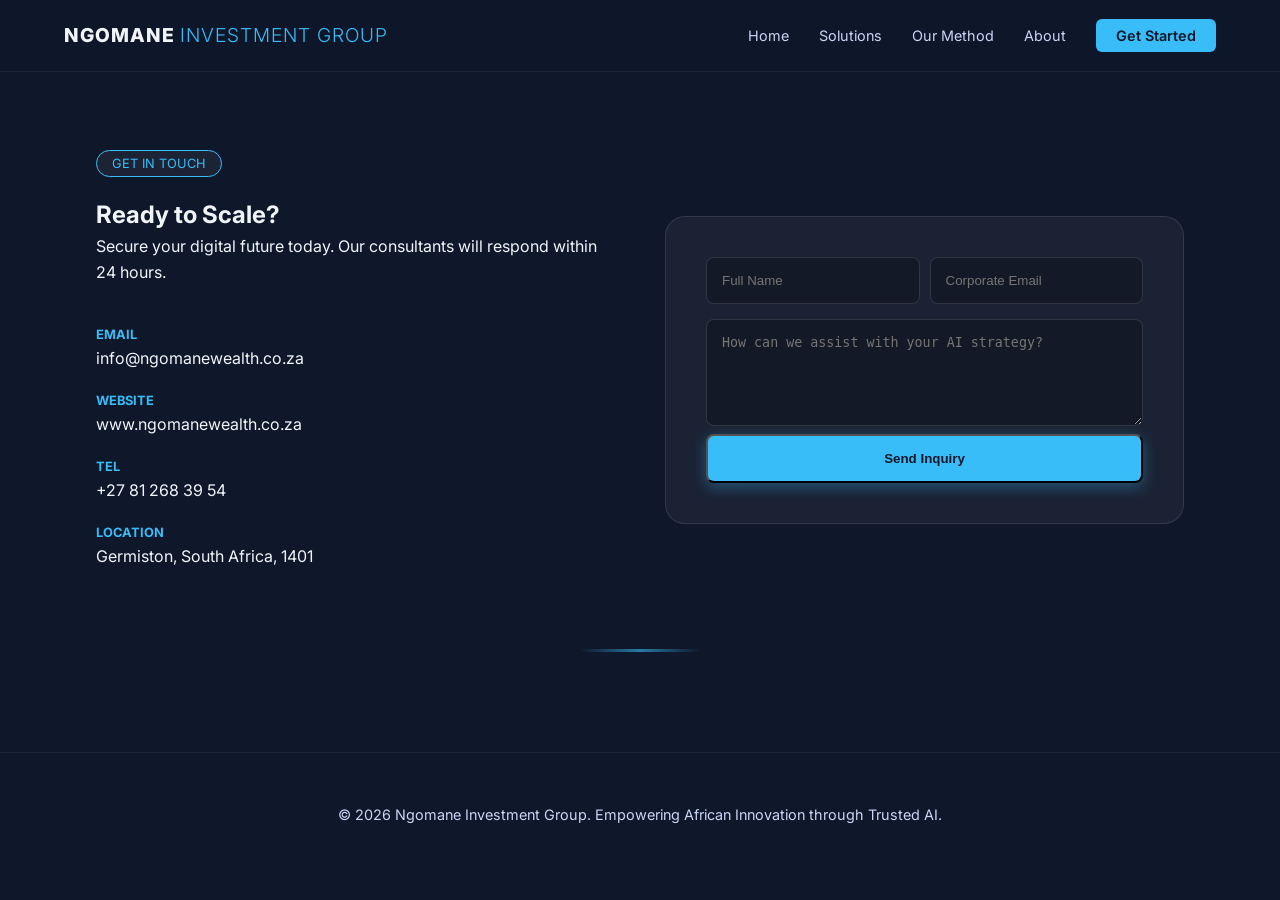
<file: contact.html>
<!DOCTYPE html>
<html lang="en">
<head>
    <meta charset="UTF-8">
    <meta name="viewport" content="width=device-width, initial-scale=1.0">
    <title>Contact Us | Ngomane Investment Group</title>
    <link rel="stylesheet" href="style.css">
    <link rel="preconnect" href="https://fonts.googleapis.com">
    <link href="https://fonts.googleapis.com/css2?family=Inter:wght@300;400;600;800&display=swap" rel="stylesheet">
</head>
<body>
    <header>
        <nav class="glass-nav">
            <div class="logo">NGOMANE <span>INVESTMENT GROUP</span></div>
            <ul class="nav-links">
                <li><a href="index.html#home">Home</a></li>
                <li><a href="index.html#services">Solutions</a></li>
                <li><a href="method.html">Our Method</a></li>
                <li><a href="about.html">About</a></li>
                <li><a href="contact.html" class="nav-cta">Get Started</a></li>
            </ul>
        </nav>
    </header>

    <main>
        <section class="section" style="padding-top: 150px; min-height: 80vh;">
            <div class="container contact-container">
                <div class="contact-text">
                    <span class="badge">Get In Touch</span>
                    <h2 style="margin-top: 20px;">Ready to Scale?</h2>
                    <p>Secure your digital future today. Our consultants will respond within 24 hours.</p>
                    
                    <div style="margin-top: 40px;">
                        <div style="margin-bottom: 20px;">
                            <strong style="color: var(--accent); display: block; text-transform: uppercase; font-size: 0.8rem;">Email</strong>
                            <p>info@ngomanewealth.co.za</p>
                        </div>
                        <div style="margin-bottom: 20px;">
                            <strong style="color: var(--accent); display: block; text-transform: uppercase; font-size: 0.8rem;">Website</strong>
                            <p>www.ngomanewealth.co.za</p>
                        </div>
                        <div style="margin-bottom: 20px;">
                            <strong style="color: var(--accent); display: block; text-transform: uppercase; font-size: 0.8rem;">Tel</strong>
                            <p>+27 81 268 39 54</p>
                        </div>
                        <div style="margin-bottom: 20px;">
                            <strong style="color: var(--accent); display: block; text-transform: uppercase; font-size: 0.8rem;">Location</strong>
                            <p>Germiston, South Africa, 1401</p>
                        </div>
                    </div>
                </div>

                <form class="glass-form">
                    <div class="form-group">
                        <input type="text" placeholder="Full Name" required>
                        <input type="email" placeholder="Corporate Email" required>
                    </div>
                    <textarea placeholder="How can we assist with your AI strategy?" rows="5"></textarea>
                    <button type="submit" class="btn-primary" style="width: 100%;">Send Inquiry</button>
                </form>
            </div>
        </section>
    </main>

    <footer>
        <div class="container">
            <p>&copy; 2026 Ngomane Investment Group. Empowering African Innovation through Trusted AI.</p>
        </div>
    </footer>
</body>
</html>
</file>
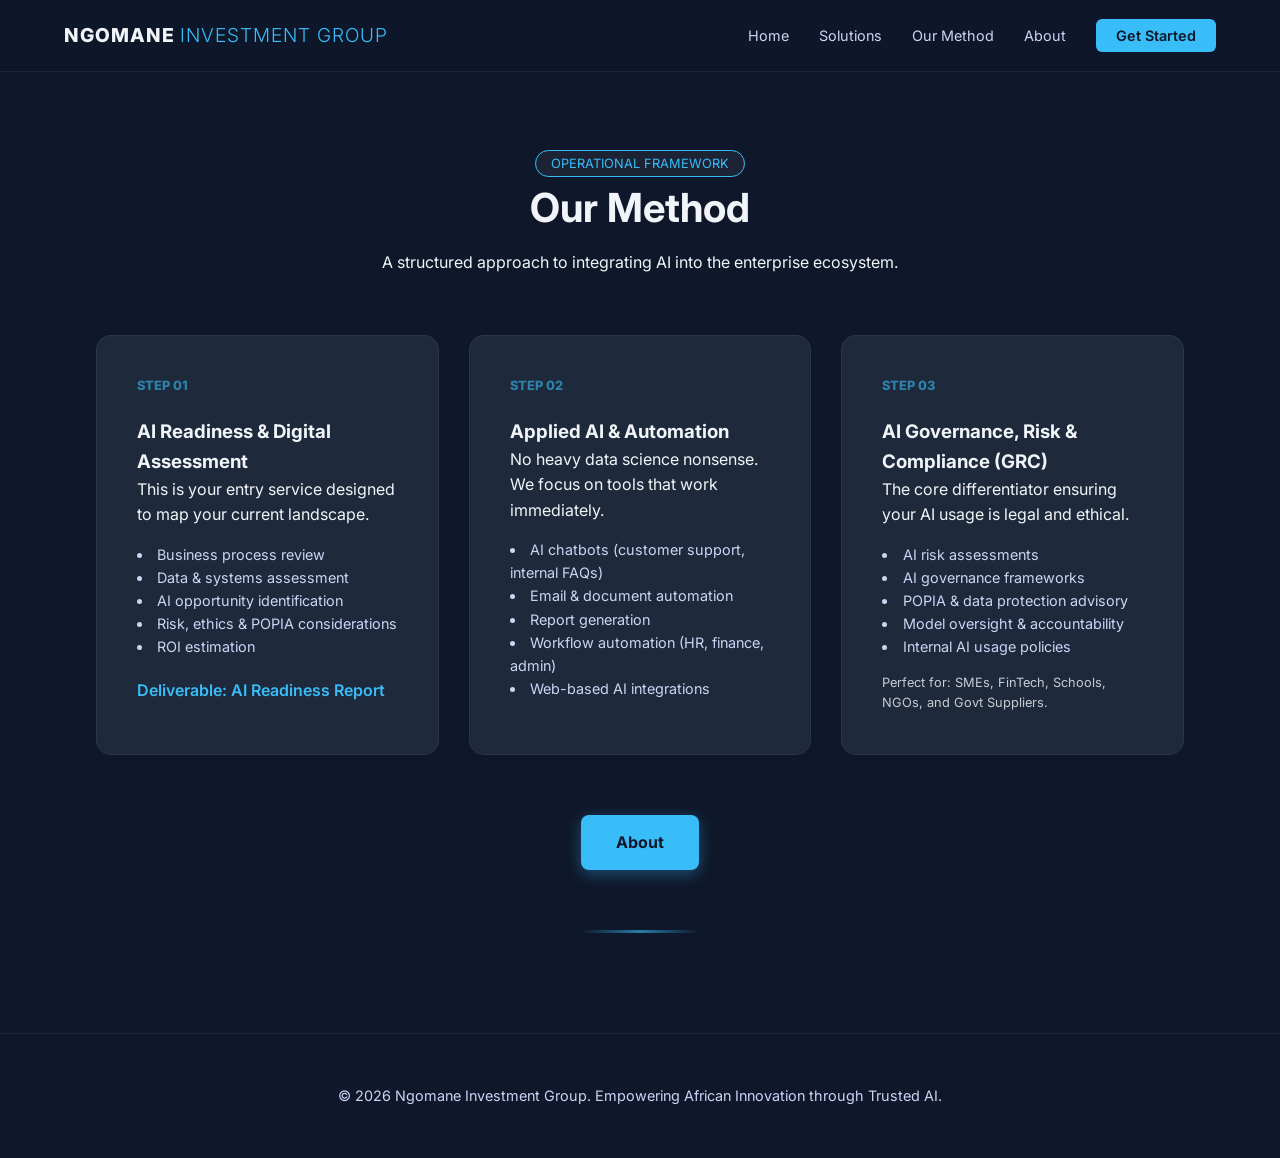
<file: method.html>
<!DOCTYPE html>
<html lang="en">
<head>
    <meta charset="UTF-8">
    <meta name="viewport" content="width=device-width, initial-scale=1.0">
    <title>Our Method | Ngomane Investment Group</title>
    <link rel="stylesheet" href="style.css">
    <link rel="preconnect" href="https://fonts.googleapis.com">
    <link href="https://fonts.googleapis.com/css2?family=Inter:wght@300;400;600;800&display=swap" rel="stylesheet">
</head>
<body>
    <header>
        <nav class="glass-nav">
            <div class="logo">NGOMANE <span>INVESTMENT GROUP</span></div>
            <ul class="nav-links">
                <li><a href="index.html#home">Home</a></li>
                <li><a href="index.html#services">Solutions</a></li>
                <li><a href="method.html">Our Method</a></li>
                <li><a href="about.html">About</a></li>
                <li><a href="contact.html" class="nav-cta">Get Started</a></li>
            </ul>
        </nav>
    </header>

    <main>
        <section class="section" style="padding-top: 150px;">
            <div class="container">
                <div class="section-header">
                    <span class="badge">Operational Framework</span>
                    <h2>Our Method</h2>
                    <p>A structured approach to integrating AI into the enterprise ecosystem.</p>
                </div>

                <div class="service-grid">
                    <!-- Section 1 -->
                    <div class="service-card">
                        <div class="icon-box">STEP 01</div>
                        <h3>AI Readiness & Digital Assessment</h3>
                        <p>This is your entry service designed to map your current landscape.</p>
                        <ul style="color: var(--text-dim); margin-top: 15px; font-size: 0.9rem; list-style-position: inside;">
                            <li>Business process review</li>
                            <li>Data & systems assessment</li>
                            <li>AI opportunity identification</li>
                            <li>Risk, ethics & POPIA considerations</li>
                            <li>ROI estimation</li>
                        </ul>
                        <p style="margin-top: 20px; color: var(--accent); font-weight: 600;">Deliverable: AI Readiness Report</p>
                    </div>

                    <!-- Section 2 -->
                    <div class="service-card">
                        <div class="icon-box">STEP 02</div>
                        <h3>Applied AI & Automation</h3>
                        <p>No heavy data science nonsense. We focus on tools that work immediately.</p>
                        <ul style="color: var(--text-dim); margin-top: 15px; font-size: 0.9rem; list-style-position: inside;">
                            <li>AI chatbots (customer support, internal FAQs)</li>
                            <li>Email & document automation</li>
                            <li>Report generation</li>
                            <li>Workflow automation (HR, finance, admin)</li>
                            <li>Web-based AI integrations</li>
                        </ul>
                    </div>

                    <!-- Section 3 -->
                    <div class="service-card active">
                        <div class="icon-box">STEP 03</div>
                        <h3>AI Governance, Risk & Compliance (GRC)</h3>
                        <p>The core differentiator ensuring your AI usage is legal and ethical.</p>
                        <ul style="color: var(--text-dim); margin-top: 15px; font-size: 0.9rem; list-style-position: inside;">
                            <li>AI risk assessments</li>
                            <li>AI governance frameworks</li>
                            <li>POPIA & data protection advisory</li>
                            <li>Model oversight & accountability</li>
                            <li>Internal AI usage policies</li>
                        </ul>
                        <p style="margin-top: 15px; font-size: 0.8rem; opacity: 0.8;">Perfect for: SMEs, FinTech, Schools, NGOs, and Govt Suppliers.</p>
                    </div>
                </div>

                <div style="text-align: center; margin-top: 60px;">
                    <a href="about.html" class="btn-primary">About</a>
                </div>
            </div>
        </section>
    </main>

    <footer>
        <div class="container">
            <p>&copy; 2026 Ngomane Investment Group. Empowering African Innovation through Trusted AI.</p>
        </div>
    </footer>
</body>
</html>
</file>
<file: style.css>
:root {
    --bg-dark: #0f172a;
    --card-bg: #1e293b;
    --accent: #38bdf8;
    --accent-glow: rgba(56,189,248,0.35);
    --text-main: #f1f5f9;
    --text-dim: #cbd5f5;
    --glass: rgba(255,255,255,0.05);
}

*{
    box-sizing:border-box;
    margin:0;
    padding:0;
}

body{
    font-family:'Inter',sans-serif;
    background-color:var(--bg-dark);
    color:var(--text-main);
    line-height:1.6;
    scroll-behavior:smooth;
}

.container{
    width:85%;
    max-width:1200px;
    margin:auto;
}

/* NAVIGATION */

.glass-nav{
    position:fixed;
    top:0;
    width:100%;
    padding:20px 5%;
    display:flex;
    justify-content:space-between;
    align-items:center;
    background:rgba(15,23,42,0.85);
    backdrop-filter:blur(15px);
    z-index:1000;
    border-bottom:1px solid rgba(255,255,255,0.06);
}

.logo{
    font-weight:800;
    font-size:1.2rem;
    letter-spacing:1px;
}

.logo span{
    font-weight:300;
    color:var(--accent);
}

.nav-links{
    display:flex;
    list-style:none;
    align-items:center;
}

.nav-links li{
    margin-left:30px;
}

.nav-links a{
    text-decoration:none;
    color:var(--text-dim);
    font-size:0.9rem;
    transition:0.3s;
}

.nav-links a:hover{
    color:var(--accent);
}

.nav-cta{
    background:var(--accent);
    color:var(--bg-dark)!important;
    padding:8px 20px;
    border-radius:6px;
    font-weight:600;
}

/* HERO */

.hero-section{
    height:100vh;
    display:flex;
    align-items:center;
    position:relative;
    overflow:hidden;
    padding-top:80px;
}

/* premium hero glow */

.hero-section::before{
    content:"";
    position:absolute;
    top:0;
    left:-20%;
    width:140%;
    height:100%;
    background:linear-gradient(
        120deg,
        transparent 0%,
        rgba(56,189,248,0.05) 40%,
        transparent 80%
    );
    pointer-events:none;
}

.hero-overlay{
    position:absolute;
    top:-50%;
    left:-10%;
    width:120%;
    height:200%;
    background:radial-gradient(circle,rgba(56,189,248,0.10)0%,rgba(15,23,42,1)70%);
    z-index:-1;
}

.badge{
    background:var(--glass);
    border:1px solid var(--accent);
    padding:5px 15px;
    border-radius:20px;
    font-size:0.8rem;
    color:var(--accent);
    text-transform:uppercase;
}

h1{
    font-size:4rem;
    font-weight:800;
    margin:20px 0;
    line-height:1.1;
}

.gradient-text{
    background:linear-gradient(90deg,#fff,var(--accent));
    -webkit-background-clip:text;
    -webkit-text-fill-color:transparent;
}

.hero-container p{
    max-width:600px;
    font-size:1.1rem;
    color:var(--text-dim);
    margin-bottom:40px;
}

/* BUTTONS */

.btn-primary{
    background:var(--accent);
    color:var(--bg-dark);
    padding:15px 35px;
    border-radius:8px;
    text-decoration:none;
    font-weight:700;
    transition:0.3s;
    display:inline-block;
    box-shadow:0 4px 15px var(--accent-glow);
}

.btn-secondary{
    margin-left:15px;
    color:white;
    text-decoration:none;
    font-weight:600;
}

.btn-primary:hover{
    transform:translateY(-3px);
    box-shadow:0 8px 25px var(--accent-glow);
}

/* SECTIONS */

.section{
    padding:100px 0;
    position:relative;
}

/* subtle consulting-style section contrast */

.section:nth-child(even){
    background:rgba(255,255,255,0.02);
}

.section-header{
    text-align:center;
    margin-bottom:60px;
}

.section-header h2{
    font-size:2.5rem;
    margin-bottom:10px;
}

/* premium divider */

.section::after{
    content:"";
    display:block;
    width:120px;
    height:3px;
    margin:60px auto 0;
    background:linear-gradient(90deg,transparent,var(--accent),transparent);
    opacity:0.6;
}

/* SERVICE CARDS */

.service-grid{
    display:grid;
    grid-template-columns:repeat(auto-fit,minmax(300px,1fr));
    gap:30px;
}

.service-card{
    background:var(--card-bg);
    padding:40px;
    border-radius:15px;
    border:1px solid rgba(255,255,255,0.06);
    transition:0.4s;
}

.service-card:hover{
    border-color:var(--accent);
    transform:translateY(-10px);
    box-shadow:
        0 20px 40px rgba(0,0,0,0.35),
        0 0 0 1px rgba(56,189,248,0.2);
}

.icon-box{
    font-size:0.8rem;
    font-weight:800;
    color:var(--accent);
    margin-bottom:20px;
    opacity:0.6;
}

/* PRICING */

.price-grid{
    display:grid;
    grid-template-columns:repeat(auto-fit,minmax(280px,1fr));
    gap:20px;
}

.price-card{
    background:var(--card-bg);
    padding:40px;
    border-radius:20px;
    text-align:center;
    border:1px solid rgba(255,255,255,0.06);
    position:relative;
}

.price-card.featured{
    border:2px solid var(--accent);
    transform:scale(1.05);
}

.price{
    font-size:2.5rem;
    font-weight:800;
    margin:20px 0;
}

.price span{
    font-size:1rem;
    color:var(--text-dim);
}

.price-card ul{
    list-style:none;
    margin:30px 0;
    color:var(--text-dim);
}

.price-card li{
    margin-bottom:10px;
}

.pop-tag{
    position:absolute;
    top:-15px;
    left:50%;
    transform:translateX(-50%);
    background:var(--accent);
    color:var(--bg-dark);
    padding:5px 15px;
    border-radius:20px;
    font-size:0.7rem;
    font-weight:800;
}

/* CONTACT */

.contact-container{
    display:grid;
    grid-template-columns:1fr 1fr;
    gap:50px;
    align-items:center;
}

.glass-form{
    background:var(--glass);
    padding:40px;
    border-radius:20px;
    border:1px solid rgba(255,255,255,0.1);
}

.form-group{
    display:flex;
    gap:10px;
    margin-bottom:15px;
}

input,
textarea{
    width:100%;
    padding:15px;
    background:rgba(0,0,0,0.25);
    border:1px solid rgba(255,255,255,0.12);
    border-radius:8px;
    color:white;
    outline:none;
}

input:focus,
textarea:focus{
    border-color:var(--accent);
}

/* FOOTER */

footer{
    padding:50px 0;
    border-top:1px solid rgba(255,255,255,0.06);
    text-align:center;
    color:var(--text-dim);
    font-size:0.9rem;
}

/* MOBILE */

@media(max-width:768px){

    h1{
        font-size:2.5rem;
    }

    .nav-links{
        display:none;
    }

    .contact-container{
        grid-template-columns:1fr;
    }

    .price-card.featured{
        transform:scale(1);
    }

}
</file>
